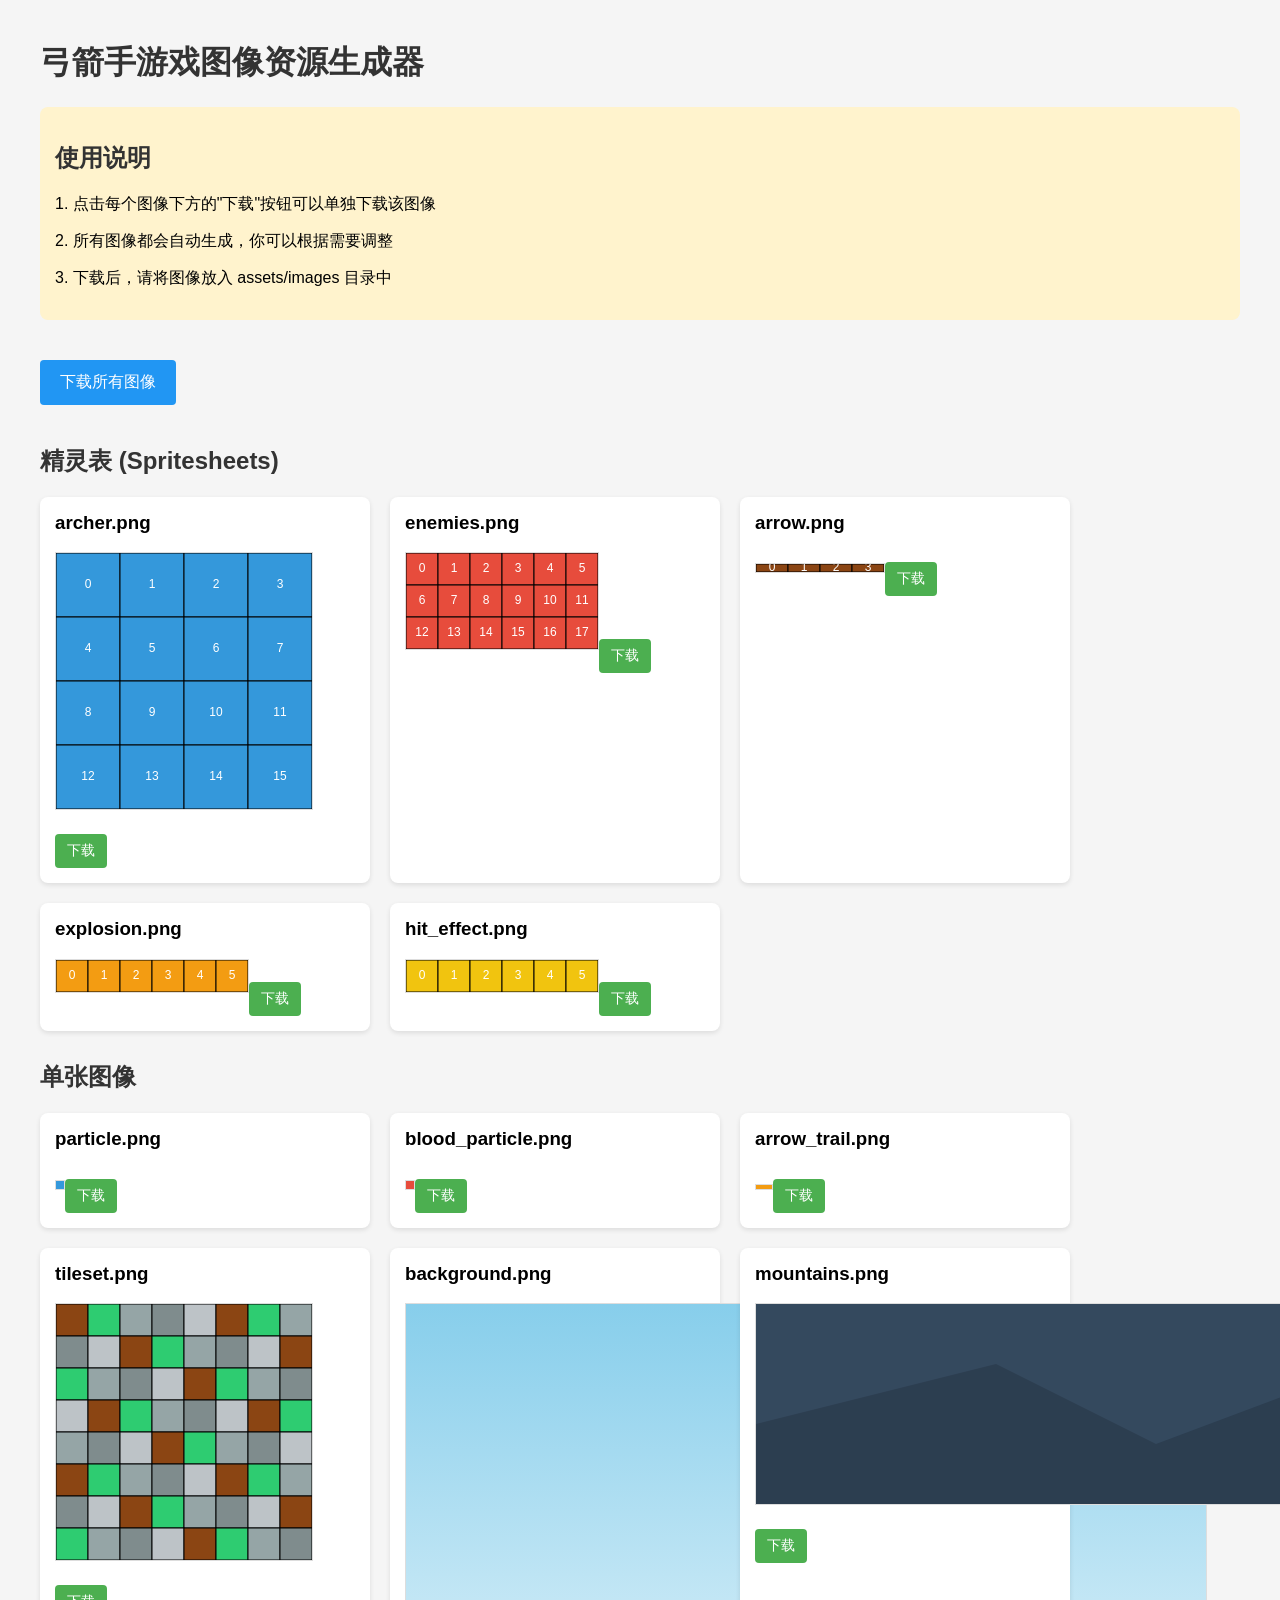
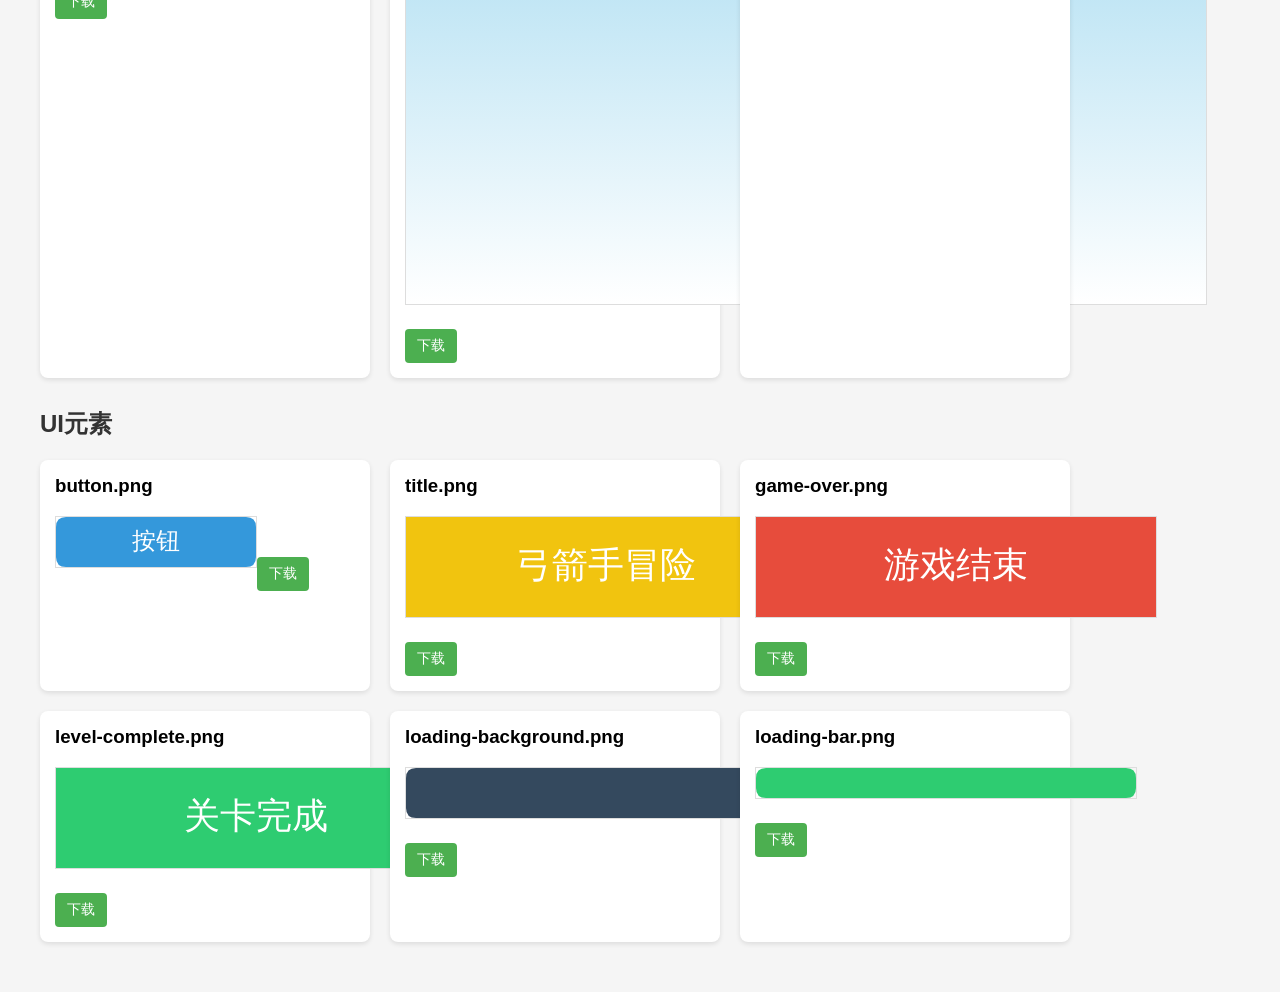
<file: Archer/image_generator.html>
<!DOCTYPE html>
<html lang="zh-CN">
<head>
    <meta charset="UTF-8">
    <meta name="viewport" content="width=device-width, initial-scale=1.0">
    <title>弓箭手游戏图像资源生成器</title>
    <style>
        body {
            font-family: Arial, sans-serif;
            max-width: 1200px;
            margin: 0 auto;
            padding: 20px;
            background-color: #f5f5f5;
        }
        h1, h2 {
            color: #333;
        }
        .container {
            display: flex;
            flex-wrap: wrap;
            gap: 20px;
            margin-bottom: 30px;
        }
        .image-card {
            background: white;
            border-radius: 8px;
            padding: 15px;
            box-shadow: 0 2px 5px rgba(0,0,0,0.1);
            width: 300px;
        }
        .image-card h3 {
            margin-top: 0;
        }
        canvas {
            border: 1px solid #ddd;
            margin-bottom: 10px;
            background-color: transparent;
        }
        button {
            background-color: #4CAF50;
            color: white;
            border: none;
            padding: 8px 12px;
            border-radius: 4px;
            cursor: pointer;
            font-size: 14px;
            margin-top: 10px;
        }
        button:hover {
            background-color: #45a049;
        }
        .download-all {
            background-color: #2196F3;
            padding: 12px 20px;
            font-size: 16px;
            margin: 20px 0;
        }
        .instructions {
            background-color: #fff3cd;
            padding: 15px;
            border-radius: 8px;
            margin-bottom: 20px;
        }
    </style>
</head>
<body>
    <h1>弓箭手游戏图像资源生成器</h1>
    
    <div class="instructions">
        <h2>使用说明</h2>
        <p>1. 点击每个图像下方的"下载"按钮可以单独下载该图像</p>
        <p>2. 所有图像都会自动生成，你可以根据需要调整</p>
        <p>3. 下载后，请将图像放入 assets/images 目录中</p>
    </div>
    
    <button class="download-all" onclick="downloadAllImages()">下载所有图像</button>
    
    <h2>精灵表 (Spritesheets)</h2>
    <div class="container" id="spritesheets">
        <!-- 精灵表将在这里生成 -->
    </div>
    
    <h2>单张图像</h2>
    <div class="container" id="single-images">
        <!-- 单张图像将在这里生成 -->
    </div>
    
    <h2>UI元素</h2>
    <div class="container" id="ui-elements">
        <!-- UI元素将在这里生成 -->
    </div>
    
    <script>
        // 图像配置
        const spritesheets = [
            { name: 'archer', width: 256, height: 256, frameWidth: 64, frameHeight: 64, frames: 16, rows: 4, color: '#3498db' },
            { name: 'enemies', width: 192, height: 96, frameWidth: 32, frameHeight: 32, frames: 18, rows: 3, color: '#e74c3c' },
            { name: 'arrow', width: 128, height: 8, frameWidth: 32, frameHeight: 8, frames: 4, rows: 1, color: '#8B4513' },
            { name: 'explosion', width: 192, height: 32, frameWidth: 32, frameHeight: 32, frames: 6, rows: 1, color: '#f39c12' },
            { name: 'hit_effect', width: 192, height: 32, frameWidth: 32, frameHeight: 32, frames: 6, rows: 1, color: '#f1c40f' }
        ];
        
        const singleImages = [
            { name: 'particle', width: 8, height: 8, color: '#3498db' },
            { name: 'blood_particle', width: 8, height: 8, color: '#e74c3c' },
            { name: 'arrow_trail', width: 16, height: 4, color: '#f39c12' },
            { name: 'tileset', width: 256, height: 256, color: '#95a5a6', grid: true },
            { name: 'background', width: 800, height: 600, color: '#87CEEB', gradient: true },
            { name: 'mountains', width: 800, height: 200, color: '#34495e', mountains: true }
        ];
        
        const uiElements = [
            { name: 'button', width: 200, height: 50, color: '#3498db', rounded: true, text: '按钮' },
            { name: 'title', width: 400, height: 100, color: '#f1c40f', text: '弓箭手冒险', fontSize: 36 },
            { name: 'game-over', width: 400, height: 100, color: '#e74c3c', text: '游戏结束', fontSize: 36 },
            { name: 'level-complete', width: 400, height: 100, color: '#2ecc71', text: '关卡完成', fontSize: 36 },
            { name: 'loading-background', width: 400, height: 50, color: '#34495e', rounded: true },
            { name: 'loading-bar', width: 380, height: 30, color: '#2ecc71', rounded: true }
        ];
        
        // 生成精灵表
        function generateSpritesheet(config) {
            const canvas = document.createElement('canvas');
            canvas.width = config.width;
            canvas.height = config.height;
            const ctx = canvas.getContext('2d');
            
            // 清除背景
            ctx.clearRect(0, 0, canvas.width, canvas.height);
            
            // 绘制帧
            let frameIndex = 0;
            for (let row = 0; row < config.rows; row++) {
                const framesPerRow = Math.floor(config.width / config.frameWidth);
                for (let col = 0; col < framesPerRow && frameIndex < config.frames; col++) {
                    const x = col * config.frameWidth;
                    const y = row * config.frameHeight;
                    
                    // 绘制帧背景
                    ctx.fillStyle = config.color;
                    ctx.fillRect(x, y, config.frameWidth, config.frameHeight);
                    
                    // 绘制帧边框
                    ctx.strokeStyle = '#000';
                    ctx.lineWidth = 1;
                    ctx.strokeRect(x, y, config.frameWidth, config.frameHeight);
                    
                    // 绘制帧编号
                    ctx.fillStyle = '#fff';
                    ctx.font = '12px Arial';
                    ctx.textAlign = 'center';
                    ctx.textBaseline = 'middle';
                    ctx.fillText(frameIndex.toString(), x + config.frameWidth / 2, y + config.frameHeight / 2);
                    
                    frameIndex++;
                }
            }
            
            return canvas;
        }
        
        // 生成单张图像
        function generateSingleImage(config) {
            const canvas = document.createElement('canvas');
            canvas.width = config.width;
            canvas.height = config.height;
            const ctx = canvas.getContext('2d');
            
            // 清除背景
            ctx.clearRect(0, 0, canvas.width, canvas.height);
            
            if (config.gradient) {
                // 创建渐变背景
                const gradient = ctx.createLinearGradient(0, 0, 0, canvas.height);
                gradient.addColorStop(0, config.color);
                gradient.addColorStop(1, '#ffffff');
                ctx.fillStyle = gradient;
                ctx.fillRect(0, 0, canvas.width, canvas.height);
            } else if (config.mountains) {
                // 创建山脉背景
                ctx.fillStyle = config.color;
                ctx.fillRect(0, 0, canvas.width, canvas.height);
                
                // 绘制山脉
                ctx.fillStyle = '#2c3e50';
                ctx.beginPath();
                ctx.moveTo(0, canvas.height);
                
                // 第一座山
                ctx.lineTo(0, canvas.height * 0.6);
                ctx.lineTo(canvas.width * 0.3, canvas.height * 0.3);
                ctx.lineTo(canvas.width * 0.5, canvas.height * 0.7);
                
                // 第二座山
                ctx.lineTo(canvas.width * 0.7, canvas.height * 0.4);
                ctx.lineTo(canvas.width, canvas.height * 0.6);
                ctx.lineTo(canvas.width, canvas.height);
                
                ctx.closePath();
                ctx.fill();
            } else if (config.grid && config.name === 'tileset') {
                // 创建瓦片集
                const tileSize = 32;
                const numTiles = config.width / tileSize;
                
                // 绘制基础背景
                ctx.fillStyle = config.color;
                ctx.fillRect(0, 0, canvas.width, canvas.height);
                
                // 绘制不同类型的瓦片
                const tileColors = ['#8B4513', '#2ecc71', '#95a5a6', '#7f8c8d', '#bdc3c7'];
                
                for (let y = 0; y < numTiles; y++) {
                    for (let x = 0; x < numTiles; x++) {
                        const tileIndex = (y * numTiles + x) % tileColors.length;
                        ctx.fillStyle = tileColors[tileIndex];
                        ctx.fillRect(x * tileSize, y * tileSize, tileSize, tileSize);
                        
                        // 绘制瓦片边框
                        ctx.strokeStyle = '#000';
                        ctx.lineWidth = 1;
                        ctx.strokeRect(x * tileSize, y * tileSize, tileSize, tileSize);
                    }
                }
            } else {
                // 普通填充
                ctx.fillStyle = config.color;
                ctx.fillRect(0, 0, canvas.width, canvas.height);
            }
            
            return canvas;
        }
        
        // 生成UI元素
        function generateUIElement(config) {
            const canvas = document.createElement('canvas');
            canvas.width = config.width;
            canvas.height = config.height;
            const ctx = canvas.getContext('2d');
            
            // 清除背景
            ctx.clearRect(0, 0, canvas.width, canvas.height);
            
            if (config.rounded) {
                // 绘制圆角矩形
                const radius = 10;
                ctx.fillStyle = config.color;
                ctx.beginPath();
                ctx.moveTo(radius, 0);
                ctx.lineTo(canvas.width - radius, 0);
                ctx.quadraticCurveTo(canvas.width, 0, canvas.width, radius);
                ctx.lineTo(canvas.width, canvas.height - radius);
                ctx.quadraticCurveTo(canvas.width, canvas.height, canvas.width - radius, canvas.height);
                ctx.lineTo(radius, canvas.height);
                ctx.quadraticCurveTo(0, canvas.height, 0, canvas.height - radius);
                ctx.lineTo(0, radius);
                ctx.quadraticCurveTo(0, 0, radius, 0);
                ctx.closePath();
                ctx.fill();
            } else {
                // 普通矩形
                ctx.fillStyle = config.color;
                ctx.fillRect(0, 0, canvas.width, canvas.height);
            }
            
            // 如果有文本，添加文本
            if (config.text) {
                ctx.fillStyle = '#fff';
                ctx.font = `${config.fontSize || 24}px Arial`;
                ctx.textAlign = 'center';
                ctx.textBaseline = 'middle';
                ctx.fillText(config.text, canvas.width / 2, canvas.height / 2);
            }
            
            return canvas;
        }
        
        // 创建图像卡片
        function createImageCard(name, canvas, container) {
            const card = document.createElement('div');
            card.className = 'image-card';
            
            const title = document.createElement('h3');
            title.textContent = name + '.png';
            
            const downloadBtn = document.createElement('button');
            downloadBtn.textContent = '下载';
            downloadBtn.onclick = () => downloadImage(canvas, name);
            
            card.appendChild(title);
            card.appendChild(canvas);
            card.appendChild(downloadBtn);
            
            container.appendChild(card);
        }
        
        // 下载图像
        function downloadImage(canvas, name) {
            const link = document.createElement('a');
            link.download = name + '.png';
            link.href = canvas.toDataURL('image/png');
            link.click();
        }
        
        // 下载所有图像
        function downloadAllImages() {
            // 创建一个计数器来跟踪下载进度
            let totalImages = spritesheets.length + singleImages.length + uiElements.length;
            let downloadedImages = 0;
            
            // 显示下载进度
            alert(`开始下载 ${totalImages} 个图像，请在每个下载对话框出现时点击保存。`);
            
            // 按顺序下载所有图像，确保浏览器有足够时间处理每个下载
            function downloadNext(imageList, containerSelector, index = 0) {
                if (index >= imageList.length) {
                    // 当前列表下载完成，继续下一个列表
                    if (containerSelector === '#spritesheets') {
                        setTimeout(() => downloadNext(singleImages, '#single-images'), 300);
                    } else if (containerSelector === '#single-images') {
                        setTimeout(() => downloadNext(uiElements, '#ui-elements'), 300);
                    } else {
                        // 所有下载完成
                        alert('所有图像已下载完成！请将它们放入 assets/images 目录中。');
                    }
                    return;
                }
                
                // 获取当前图像的canvas
                const canvas = document.querySelector(`${containerSelector} canvas[data-name="${imageList[index].name}"]`);
                if (canvas) {
                    // 下载当前图像
                    const name = imageList[index].name;
                    const link = document.createElement('a');
                    link.download = name + '.png';
                    link.href = canvas.toDataURL('image/png');
                    link.click();
                    
                    downloadedImages++;
                    console.log(`已下载 ${downloadedImages}/${totalImages}: ${name}.png`);
                    
                    // 延迟下载下一个图像，给浏览器时间处理当前下载
                    setTimeout(() => downloadNext(imageList, containerSelector, index + 1), 300);
                } else {
                    console.error(`找不到图像: ${imageList[index].name}`);
                    // 跳过当前图像，继续下一个
                    setTimeout(() => downloadNext(imageList, containerSelector, index + 1), 100);
                }
            }
            
            // 开始下载第一个列表（精灵表）
            downloadNext(spritesheets, '#spritesheets');
        }
        
        // 生成所有图像
        window.onload = function() {
            const spritesheetsContainer = document.getElementById('spritesheets');
            const singleImagesContainer = document.getElementById('single-images');
            const uiElementsContainer = document.getElementById('ui-elements');
            
            // 生成精灵表
            spritesheets.forEach(config => {
                const canvas = generateSpritesheet(config);
                canvas.setAttribute('data-name', config.name);
                createImageCard(config.name, canvas, spritesheetsContainer);
            });
            
            // 生成单张图像
            singleImages.forEach(config => {
                const canvas = generateSingleImage(config);
                canvas.setAttribute('data-name', config.name);
                createImageCard(config.name, canvas, singleImagesContainer);
            });
            
            // 生成UI元素
            uiElements.forEach(config => {
                const canvas = generateUIElement(config);
                canvas.setAttribute('data-name', config.name);
                createImageCard(config.name, canvas, uiElementsContainer);
            });
        };
    </script>
</body>
</html>
</file>
